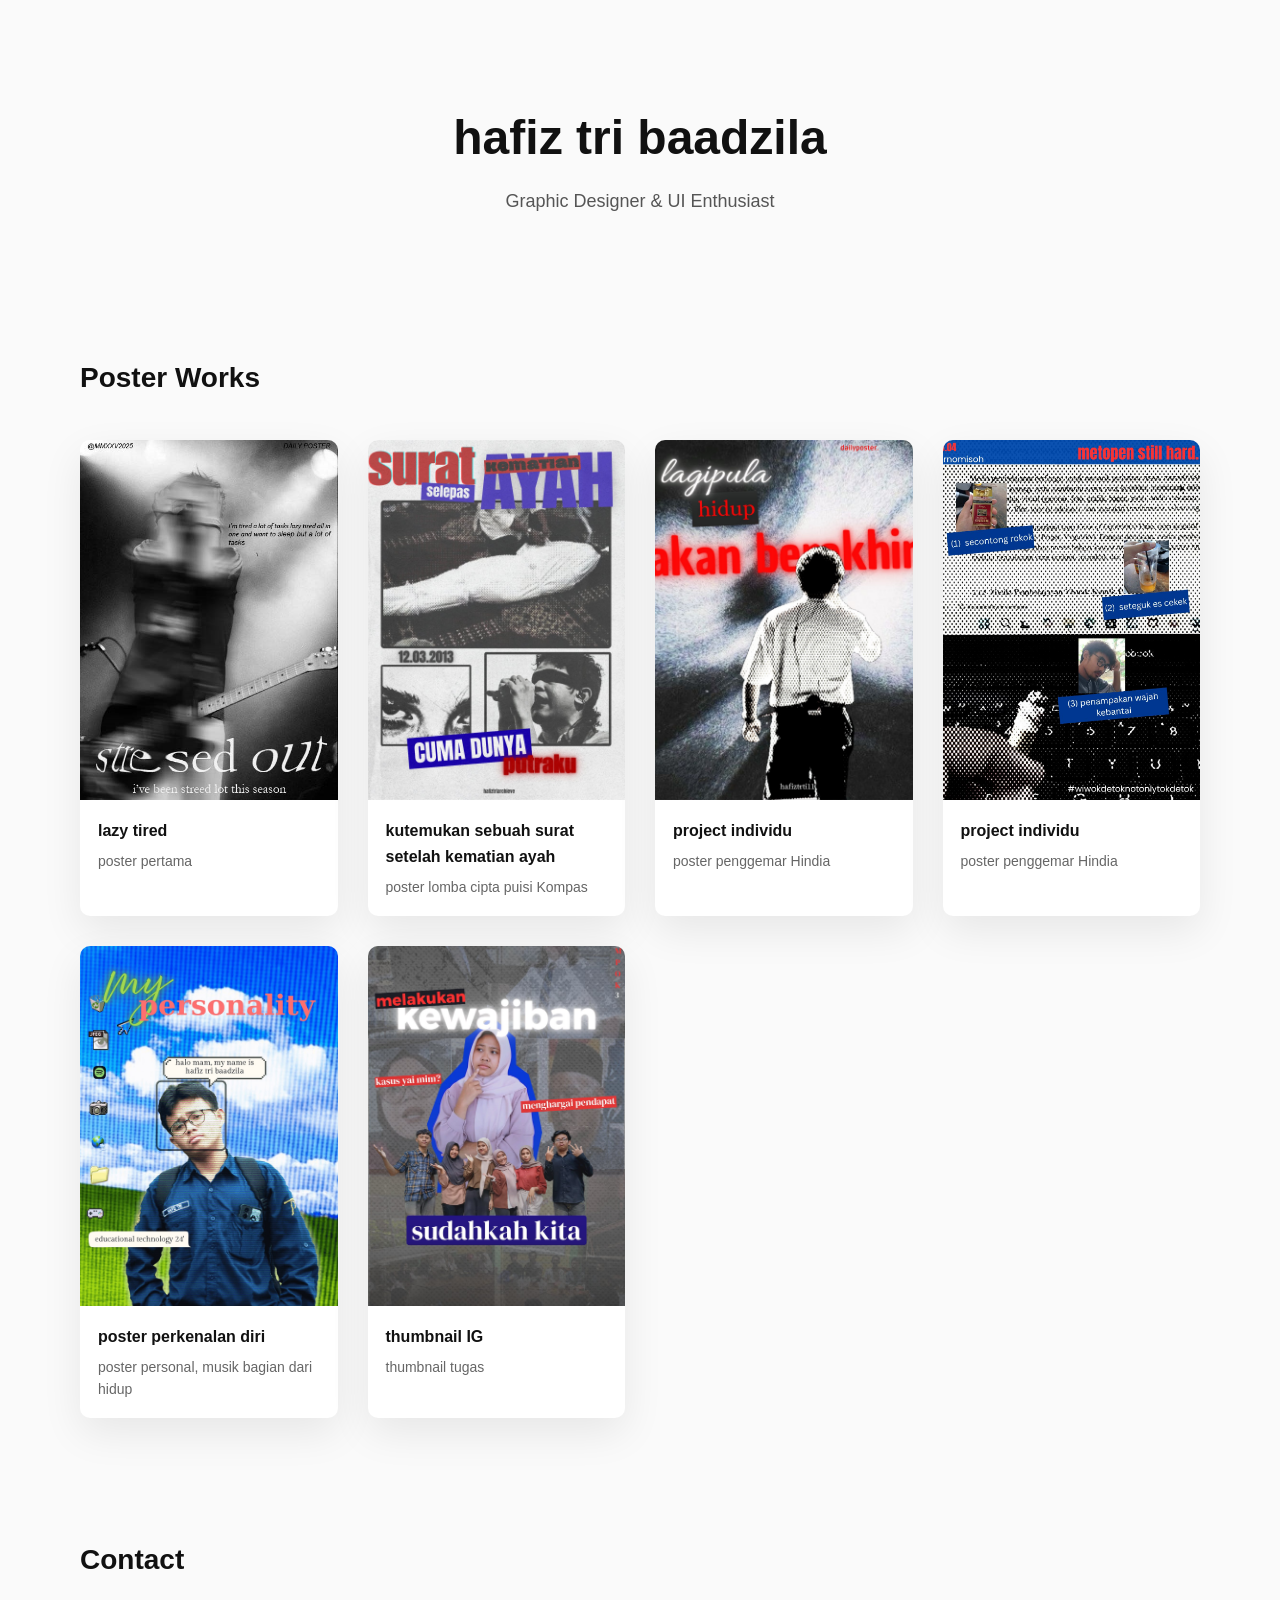
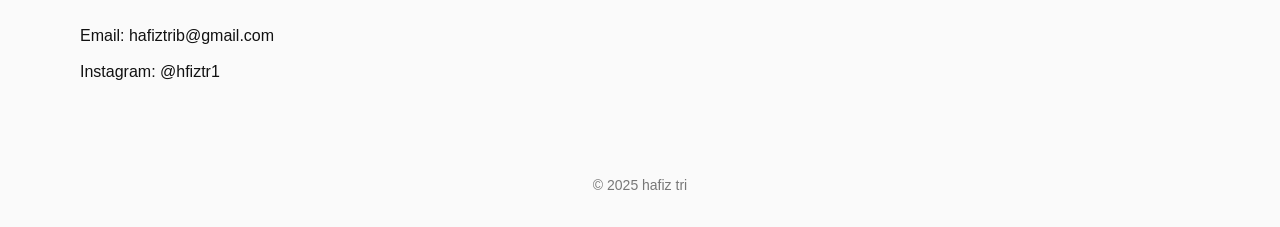
<file: index.html>
<!DOCTYPE html>
<html lang="id">
<head>
  <meta charset="utf-8">
  <meta name="viewport" content="width=device-width, initial-scale=1.0">
  <title>Portofolio Hafiz Tri</title>
  <link rel="stylesheet" href="style.css">
</head>

<body>

<header class="hero">
  <h1>hafiz tri baadzila</h1>
  <p>Graphic Designer & UI Enthusiast</p>
</header>

<section class="portfolio">
  <h2>Poster Works</h2>

  <div class="grid">

    <div class="poster">
      <img src="images/jpg-1.jpg" alt="lazy tired">
      <div class="info">
        <h3>lazy tired</h3>
        <p>poster pertama</p>
      </div>
    </div>

    <div class="poster">
      <img src="images/jpg-2.jpg" alt="poster puisi">
      <div class="info">
        <h3>kutemukan sebuah surat setelah kematian ayah</h3>
        <p>poster lomba cipta puisi Kompas</p>
      </div>
    </div>

    <div class="poster">
      <img src="images/jpg-3.jpg" alt="project individu">
      <div class="info">
        <h3>project individu</h3>
        <p>poster penggemar Hindia</p>
      </div>
    </div>

    <div class="poster">
      <img src="images/jpg-4.jpg" alt="project individu">
      <div class="info">
        <h3>project individu</h3>
        <p>poster penggemar Hindia</p>
      </div>
    </div>

    <div class="poster">
      <img src="images/jpg-5.jpg" alt="poster diri">
      <div class="info">
        <h3>poster perkenalan diri</h3>
        <p>poster personal, musik bagian dari hidup</p>
      </div>
    </div>

    <div class="poster">
      <img src="images/jpg-6.jpg" alt="thumbnail ig">
      <div class="info">
        <h3>thumbnail IG</h3>
        <p>thumbnail tugas</p>
      </div>
    </div>

  </div>
</section>

<section class="contact">
  <h2>Contact</h2>
  <p>Email: hafiztrib@gmail.com</p>
  <p>Instagram: @hfiztr1</p>
</section>

<footer>
  <p>© 2025 hafiz tri</p>
</footer>

</body>
</html>
</file>
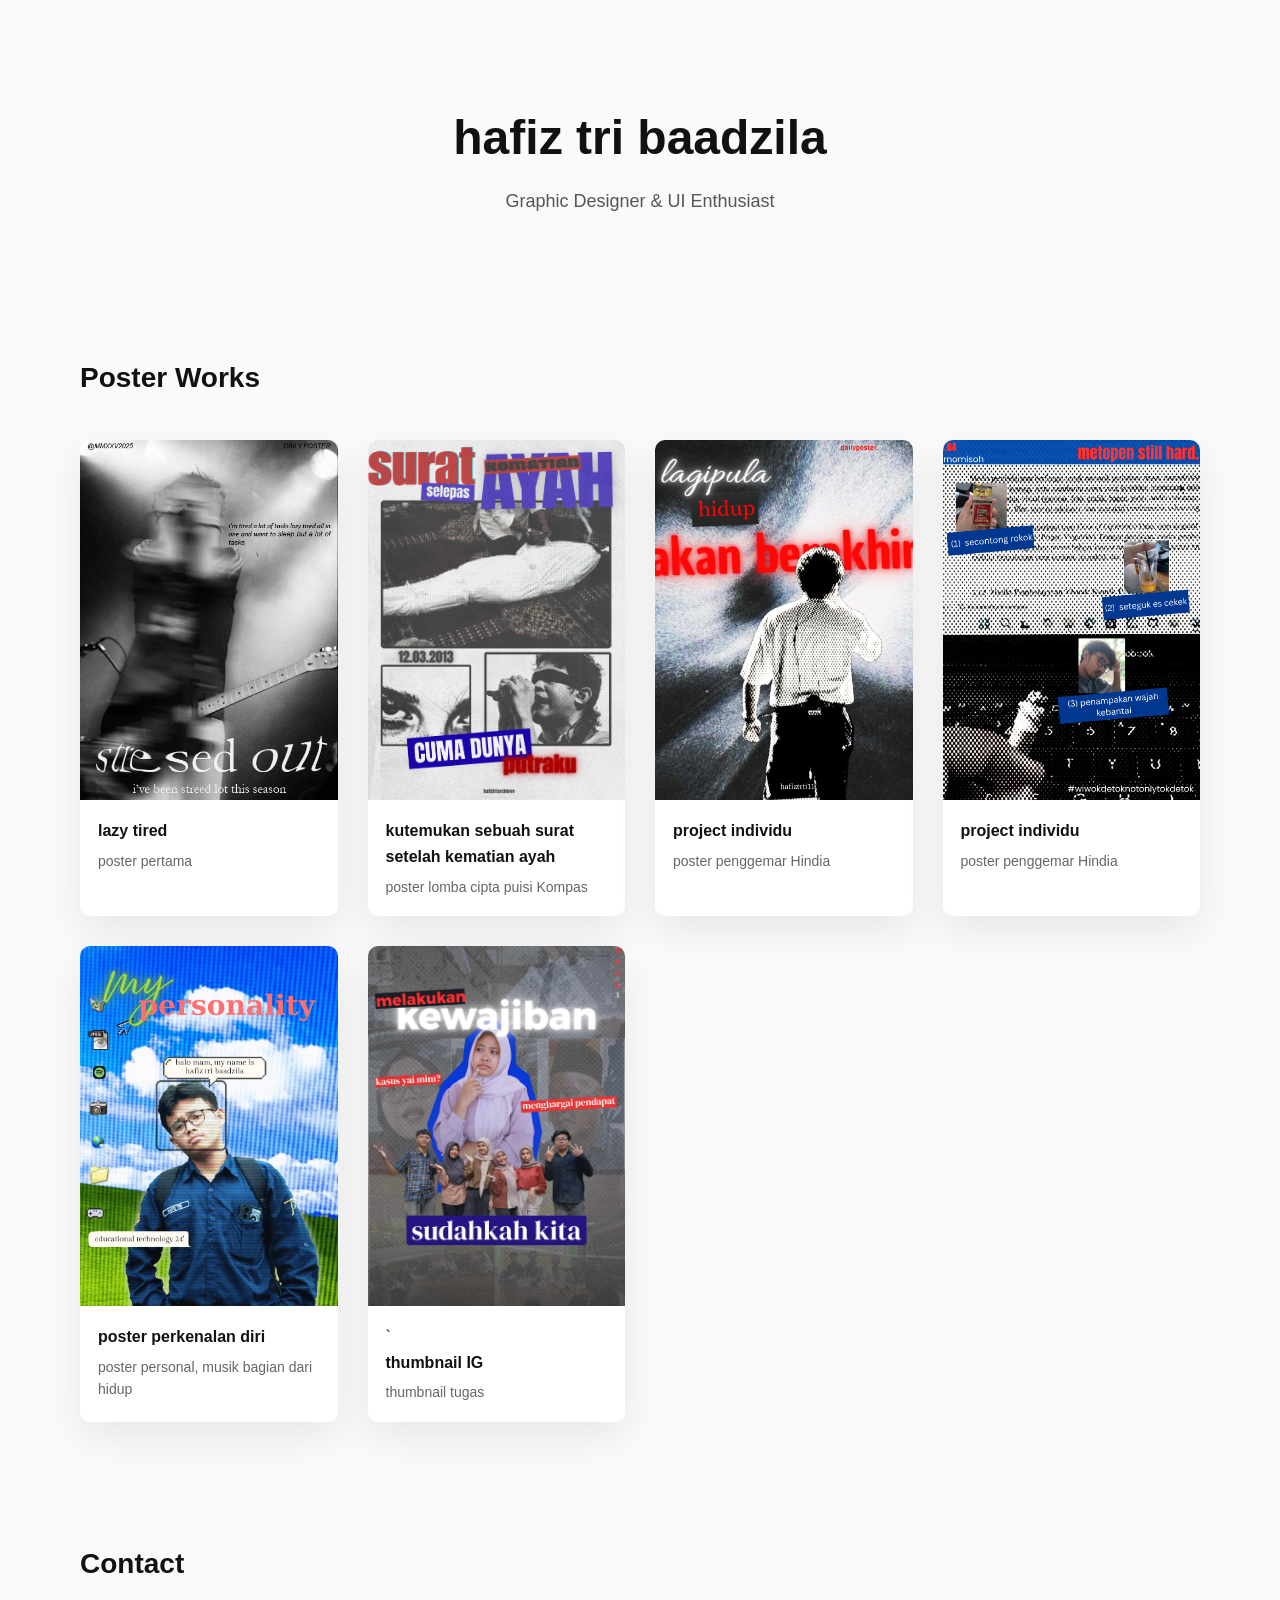
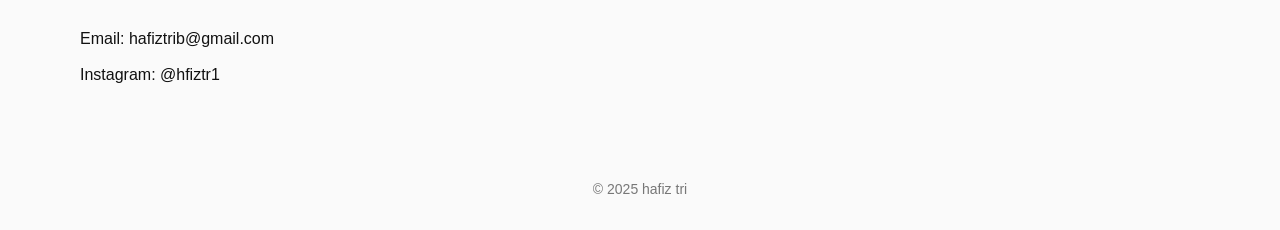
<file: images/index.html>
<!DOCTYPE html>
<html lang="id">
<head>
  <meta charset="utf-8">
  <meta name="viewport" content="width=device-width, initial-scale=1.0">
  <title>Portofolio Hafiz Tri</title>
  <link rel="stylesheet" href="style.css">
</head>

<body>

<header class="hero">
  <h1>hafiz tri baadzila</h1>
  <p>Graphic Designer & UI Enthusiast</p>
</header>

<section class="portfolio">
  <h2>Poster Works</h2>

  <div class="grid">

    <div class="poster">
      <img src="../jpg-1.jpg" alt="lazy tired">
      <div class="info">
        <h3>lazy tired</h3>
        <p>poster pertama</p>
      </div>
    </div>

    <div class="poster">
      <img src="../jpg-2.png" alt="poster puisi">
      <div class="info">
        <h3>kutemukan sebuah surat setelah kematian ayah</h3>
        <p>poster lomba cipta puisi Kompas</p>
      </div>
    </div>

    <div class="poster">
      <img src="../jpg-3.png" alt="project individu">
      <div class="info">
        <h3>project individu</h3>
        <p>poster penggemar Hindia</p>
      </div>
    </div>

    <div class="poster">
      <img src="../jpg-4.png" alt="project individu">
      <div class="info">
        <h3>project individu</h3>
        <p>poster penggemar Hindia</p>
      </div>
    </div>

    <div class="poster">
      <img src="../jpg-5.png" alt="poster diri">
      <div class="info">
        <h3>poster perkenalan diri</h3>
        <p>poster personal, musik bagian dari hidup</p>
      </div>
    </div>

    <div class="poster">
      <img src="../jpg-6.png" alt="thumbnail ig">
      <div class="info">`
        <h3>thumbnail IG</h3>
        <p>thumbnail tugas</p>
      </div>
    </div>

  </div>
</section>

<section class="contact">
  <h2>Contact</h2>
  <p>Email: hafiztrib@gmail.com</p>
  <p>Instagram: @hfiztr1</p>
</section>

<footer>
  <p>© 2025 hafiz tri</p>
</footer>

</body>
</html>
</file>
<file: style.css>
/* RESET DASAR */
* {
  margin: 0;
  padding: 0;
  box-sizing: border-box;
}

/* BODY */
body {
  font-family: 'Segoe UI', Arial, sans-serif;
  background: #fafafa;
  color: #111;
  line-height: 1.6;
}

/* HERO */
.hero {
  text-align: center;
  padding: 100px 20px 80px;
}

.hero h1 {
  font-size: 48px;
  font-weight: 700;
}

.hero p {
  font-size: 18px;
  color: #555;
  margin-top: 10px;
}

/* SECTION */
section {
  padding: 60px 80px;
}

h2 {
  font-size: 28px;
  margin-bottom: 40px;
}

/* GRID POSTER */
.grid {
  display: grid;
  grid-template-columns: repeat(auto-fit, minmax(250px, 1fr));
  gap: 30px;
}

/* POSTER CARD */
.poster {
  background: #fff;
  border-radius: 10px;
  overflow: hidden;
  box-shadow: 0 15px 40px rgba(0,0,0,0.08);
  transition: transform 0.3s ease, box-shadow 0.3s ease;
}

.poster:hover {
  transform: translateY(-8px);
  box-shadow: 0 25px 60px rgba(0,0,0,0.15);
}

/* IMAGE */
.poster img {
  width: 100%;
  height: 360px;
  object-fit: cover;
  display: block;
}

/* INFO */
.info {
  padding: 18px;
}

.info h3 {
  font-size: 16px;
  margin-bottom: 6px;
}

.info p {
  font-size: 14px;
  color: #666;
}

/* CONTACT */
.contact p {
  margin-top: 10px;
  font-size: 16px;
}

/* FOOTER */
footer {
  text-align: center;
  padding: 30px 20px;
  color: #777;
  font-size: 14px;
}

/* RESPONSIVE */
@media (max-width: 768px) {
  section {
    padding: 40px 20px;
  }

  .hero h1 {
    font-size: 36px;
  }
}
</file>
<file: images/style.css>
body {
  background: lightblue;
}
/* RESET DASAR */
* {
  margin: 0;
  padding: 0;
  box-sizing: border-box;
}

/* BODY */
body {
  font-family: 'Segoe UI', Arial, sans-serif;
  background: #fafafa;
  color: #111;
  line-height: 1.6;
}

/* HERO */
.hero {
  text-align: center;
  padding: 100px 20px 80px;
}

.hero h1 {
  font-size: 48px;
  font-weight: 700;
}

.hero p {
  font-size: 18px;
  color: #555;
  margin-top: 10px;
}

/* SECTION */
section {
  padding: 60px 80px;
}

h2 {
  font-size: 28px;
  margin-bottom: 40px;
}

/* GRID POSTER */
.grid {
  display: grid;
  grid-template-columns: repeat(auto-fit, minmax(250px, 1fr));
  gap: 30px;
}

/* POSTER CARD */
.poster {
  background: #fff;
  border-radius: 10px;
  overflow: hidden;
  box-shadow: 0 15px 40px rgba(0,0,0,0.08);
  transition: transform 0.3s ease, box-shadow 0.3s ease;
}

.poster:hover {
  transform: translateY(-8px);
  box-shadow: 0 25px 60px rgba(0,0,0,0.15);
}

/* IMAGE */
.poster img {
  width: 100%;
  height: 360px;
  object-fit: cover;
  display: block;
}

/* INFO */
.info {
  padding: 18px;
}

.info h3 {
  font-size: 16px;
  margin-bottom: 6px;
}

.info p {
  font-size: 14px;
  color: #666;
}

/* CONTACT */
.contact p {
  margin-top: 10px;
  font-size: 16px;
}

/* FOOTER */
footer {
  text-align: center;
  padding: 30px 20px;
  color: #777;
  font-size: 14px;
}

/* RESPONSIVE */
@media (max-width: 768px) {
  section {
    padding: 40px 20px;
  }

  .hero h1 {
    font-size: 36px;
  }
}
</file>
